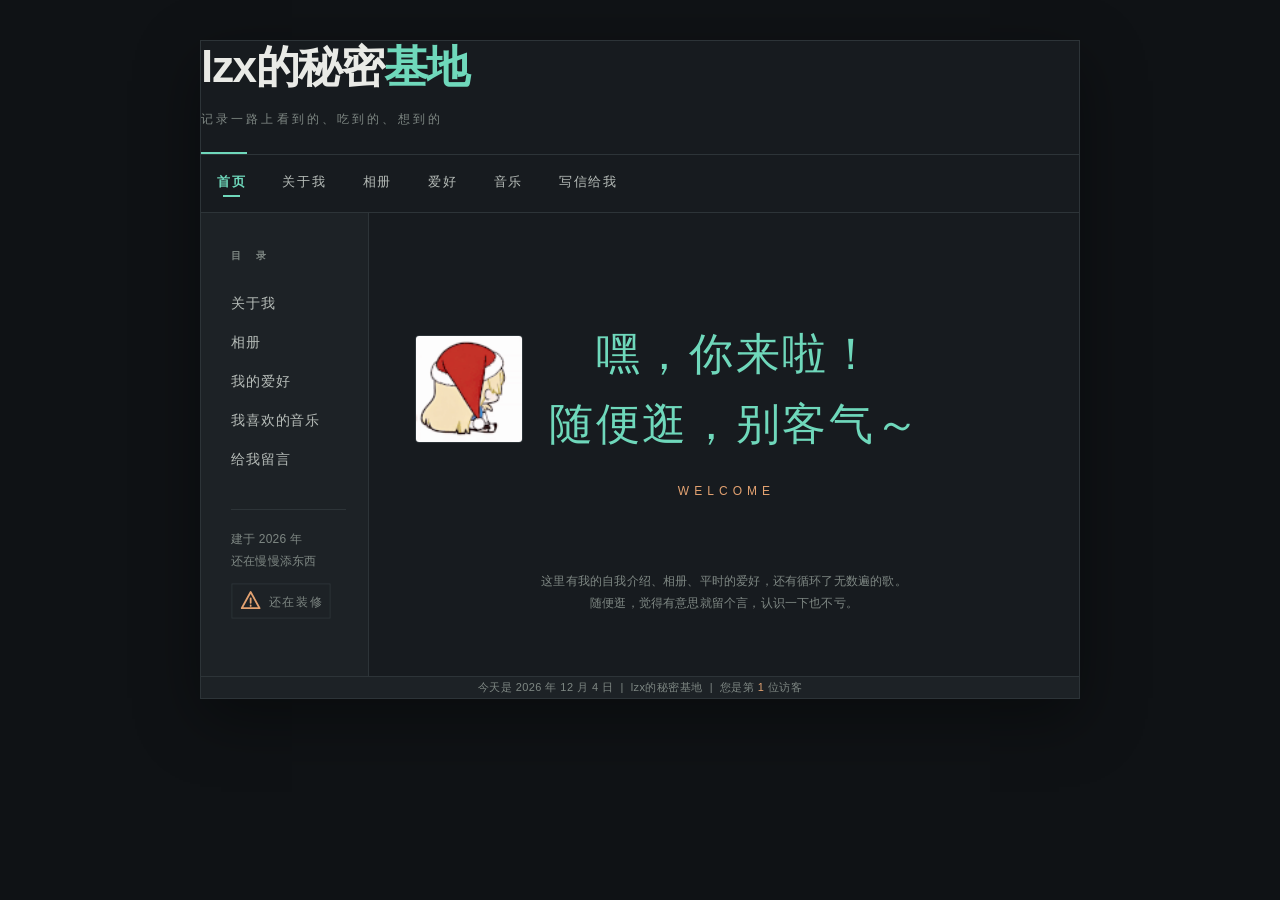
<file: index.html>
<!DOCTYPE html>
<html lang="zh-CN">
<head>
<meta charset="utf-8">
<meta name="viewport" content="width=device-width, initial-scale=1">
<title>lzx的秘密基地</title>
<link rel="icon" href="images/favicon.svg" type="image/svg+xml">
<link rel="stylesheet" href="css/style.css">
</head>
<body>

<table class="shell" width="880" border="0" cellspacing="0" cellpadding="0" align="center">
  <tr>
    <td class="masthead" colspan="2">
      <h1 class="brand">lzx的秘密<em>基地</em></h1>
      <p class="tagline">记录一路上看到的、吃到的、想到的</p>
      <div class="mast-rule"></div>
    </td>
  </tr>
  <tr>
    <td class="nav" colspan="2">
      <a href="index.html">首页</a>
      <a href="web/jianjie.htm">关于我</a>
      <a href="web/xiangce.htm">相册</a>
      <a href="web/aihao.htm">爱好</a>
      <a href="web/music.htm">音乐</a>
      <a href="mailto:U202615166@hust.edu.cn">写信给我</a>
    </td>
  </tr>
  <tr>
    <td class="side">
      <p class="side-label">目　录</p>
      <a href="web/jianjie.htm">关于我</a>
      <a href="web/xiangce.htm">相册</a>
      <a href="web/aihao.htm">我的爱好</a>
      <a href="web/music.htm">我喜欢的音乐</a>
      <a href="web/contact.htm">给我留言</a>
      <div class="side-note">
        建于 2026 年<br>
        还在慢慢添东西<br>
        <img src="images/under_construction.svg" alt="还在装修">
      </div>
    </td>
    <td class="content">
      <table class="inner" border="0" cellspacing="0" cellpadding="0">
        <tr>
          <td class="hello">
            <div class="hello-row">
              <img class="hello-avatar" src="images/avatar-santa.gif" alt="站长头像">
              <span>嘿，你来啦！<br>随便逛，别客气～</span>
            </div>
          </td>
        </tr>
        <tr>
          <td class="welcome">WELCOME</td>
        </tr>
      </table>
      <p class="small center" style="margin-top:34px">
        这里有我的自我介绍、相册、平时的爱好，还有循环了无数遍的歌。<br>
        随便逛，觉得有意思就留个言，认识一下也不亏。
      </p>
    </td>
  </tr>
  <tr>
    <td class="footer" colspan="2">
      今天是 <span id="today">2026 年 11 月 22 日</span>
      &nbsp;|&nbsp; lzx的秘密基地
      &nbsp;|&nbsp; 您是第 <span id="hits">1</span> 位访客
    </td>
  </tr>
</table>

<script src="js/main.js"></script>
</body>
</html>
</file>
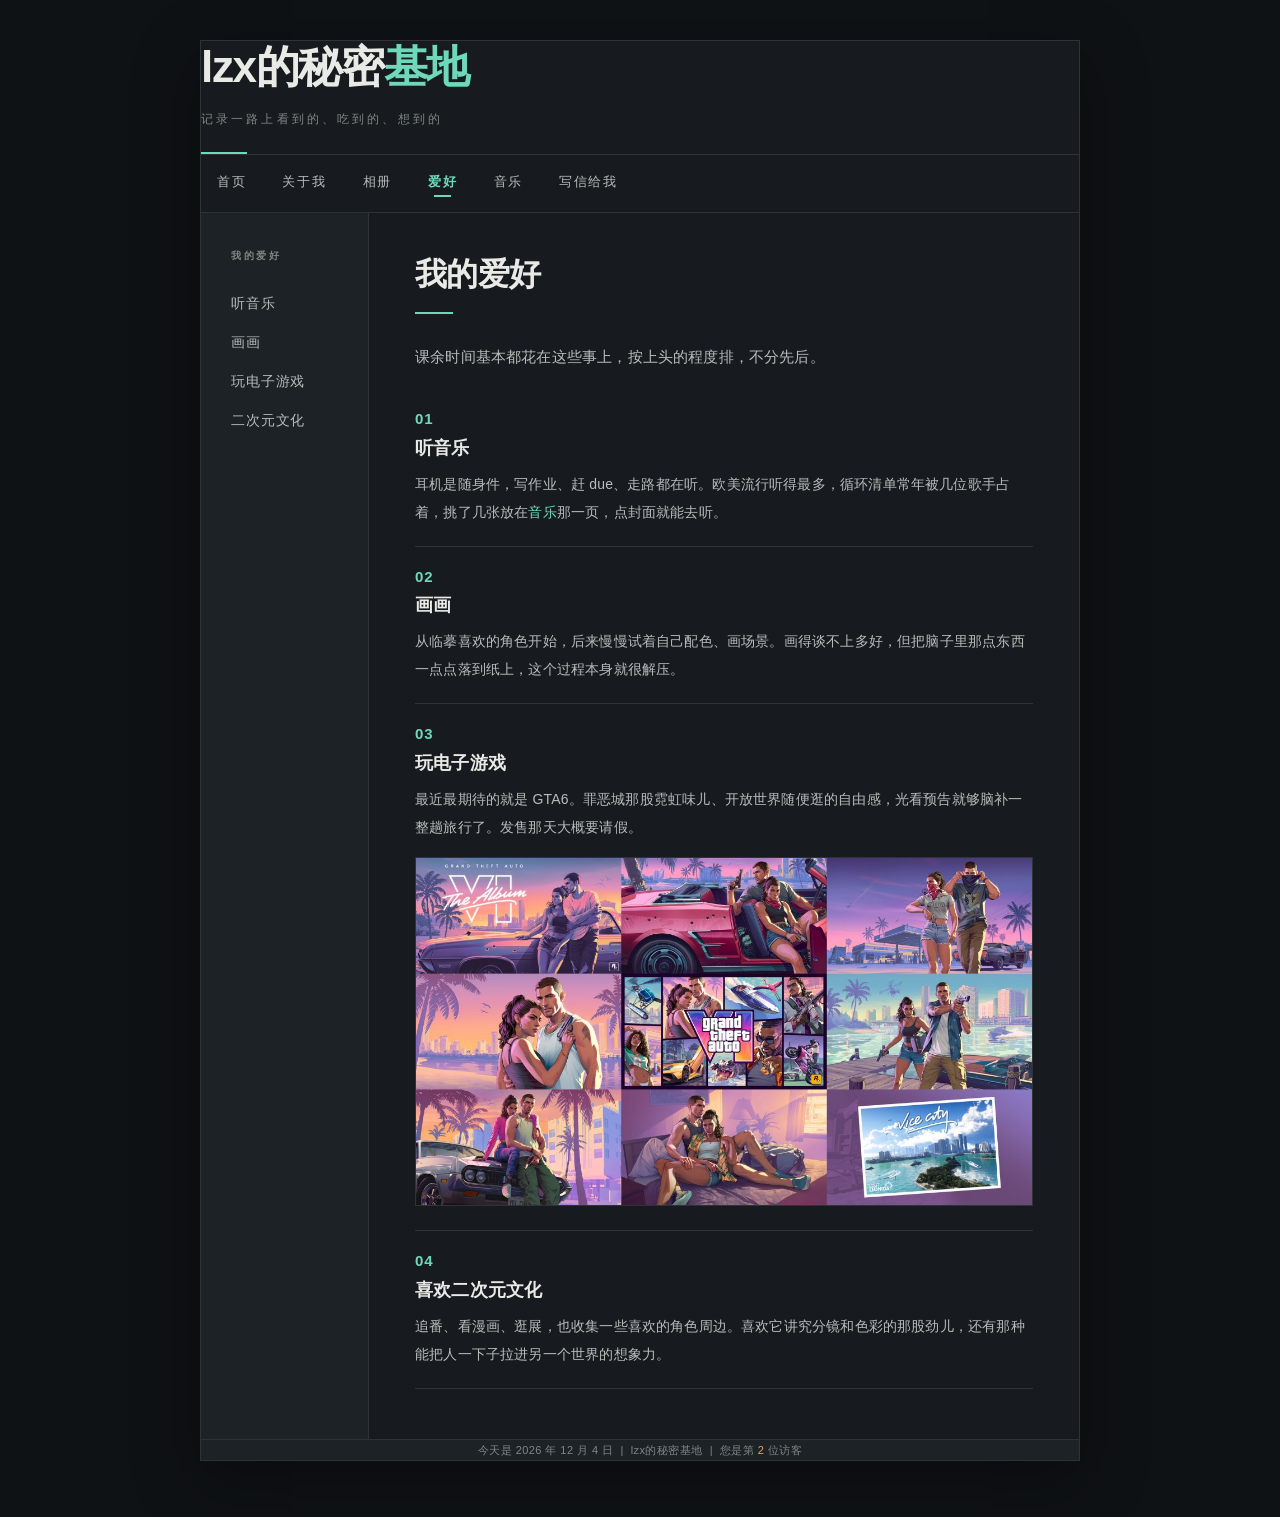
<file: aihao.html>
<!DOCTYPE html>
<html lang="zh-CN">
<head>
<meta charset="utf-8">
<meta name="viewport" content="width=device-width, initial-scale=1">
<title>lzx的秘密基地 · 跳转中</title>
<meta http-equiv="refresh" content="0;url=web/aihao.htm">
<style>
  html, body { height: 100%; margin: 0; }
  body {
    background: #0f1215; color: #e9eae6;
    font: 15px/1.8 "PingFang SC", "Hiragino Sans GB", "Microsoft YaHei", Helvetica, Arial, sans-serif;
    display: flex; align-items: center; justify-content: center; text-align: center; padding: 24px;
  }
  p { margin: 0; color: #b7bdb9; }
  a { color: #6fd8bb; text-decoration: none; border-bottom: 1px solid rgba(111, 216, 187, .45); }
  a:hover { border-bottom-color: #6fd8bb; }
  .tip { display: block; margin-top: 10px; font-size: 12px; letter-spacing: .18em; color: #7e8783; text-transform: uppercase; }
</style>
</head>
<body>
<p>正在前往「爱好」……<br>没跳过去就点<a href="web/aihao.htm">这里</a>。<span class="tip">lzx&rsquo;s base</span></p>
</body>
</html>
</file>
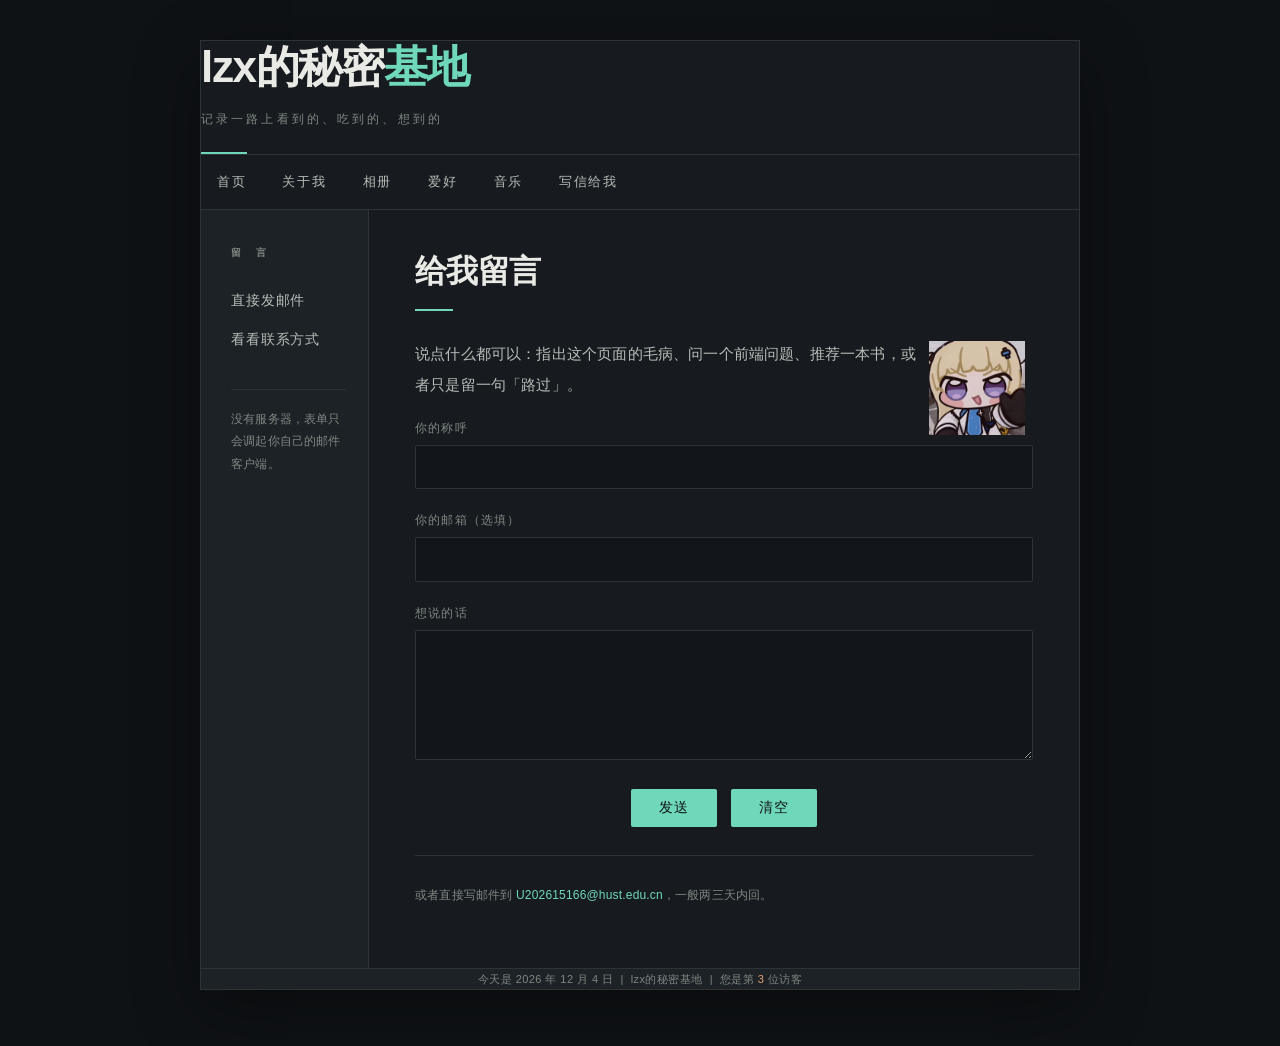
<file: contact.html>
<!DOCTYPE html>
<html lang="zh-CN">
<head>
<meta charset="utf-8">
<meta name="viewport" content="width=device-width, initial-scale=1">
<title>lzx的秘密基地 · 跳转中</title>
<meta http-equiv="refresh" content="0;url=web/contact.htm">
<style>
  html, body { height: 100%; margin: 0; }
  body {
    background: #0f1215; color: #e9eae6;
    font: 15px/1.8 "PingFang SC", "Hiragino Sans GB", "Microsoft YaHei", Helvetica, Arial, sans-serif;
    display: flex; align-items: center; justify-content: center; text-align: center; padding: 24px;
  }
  p { margin: 0; color: #b7bdb9; }
  a { color: #6fd8bb; text-decoration: none; border-bottom: 1px solid rgba(111, 216, 187, .45); }
  a:hover { border-bottom-color: #6fd8bb; }
  .tip { display: block; margin-top: 10px; font-size: 12px; letter-spacing: .18em; color: #7e8783; text-transform: uppercase; }
</style>
</head>
<body>
<p>正在前往「留言」……<br>没跳过去就点<a href="web/contact.htm">这里</a>。<span class="tip">lzx&rsquo;s base</span></p>
</body>
</html>
</file>
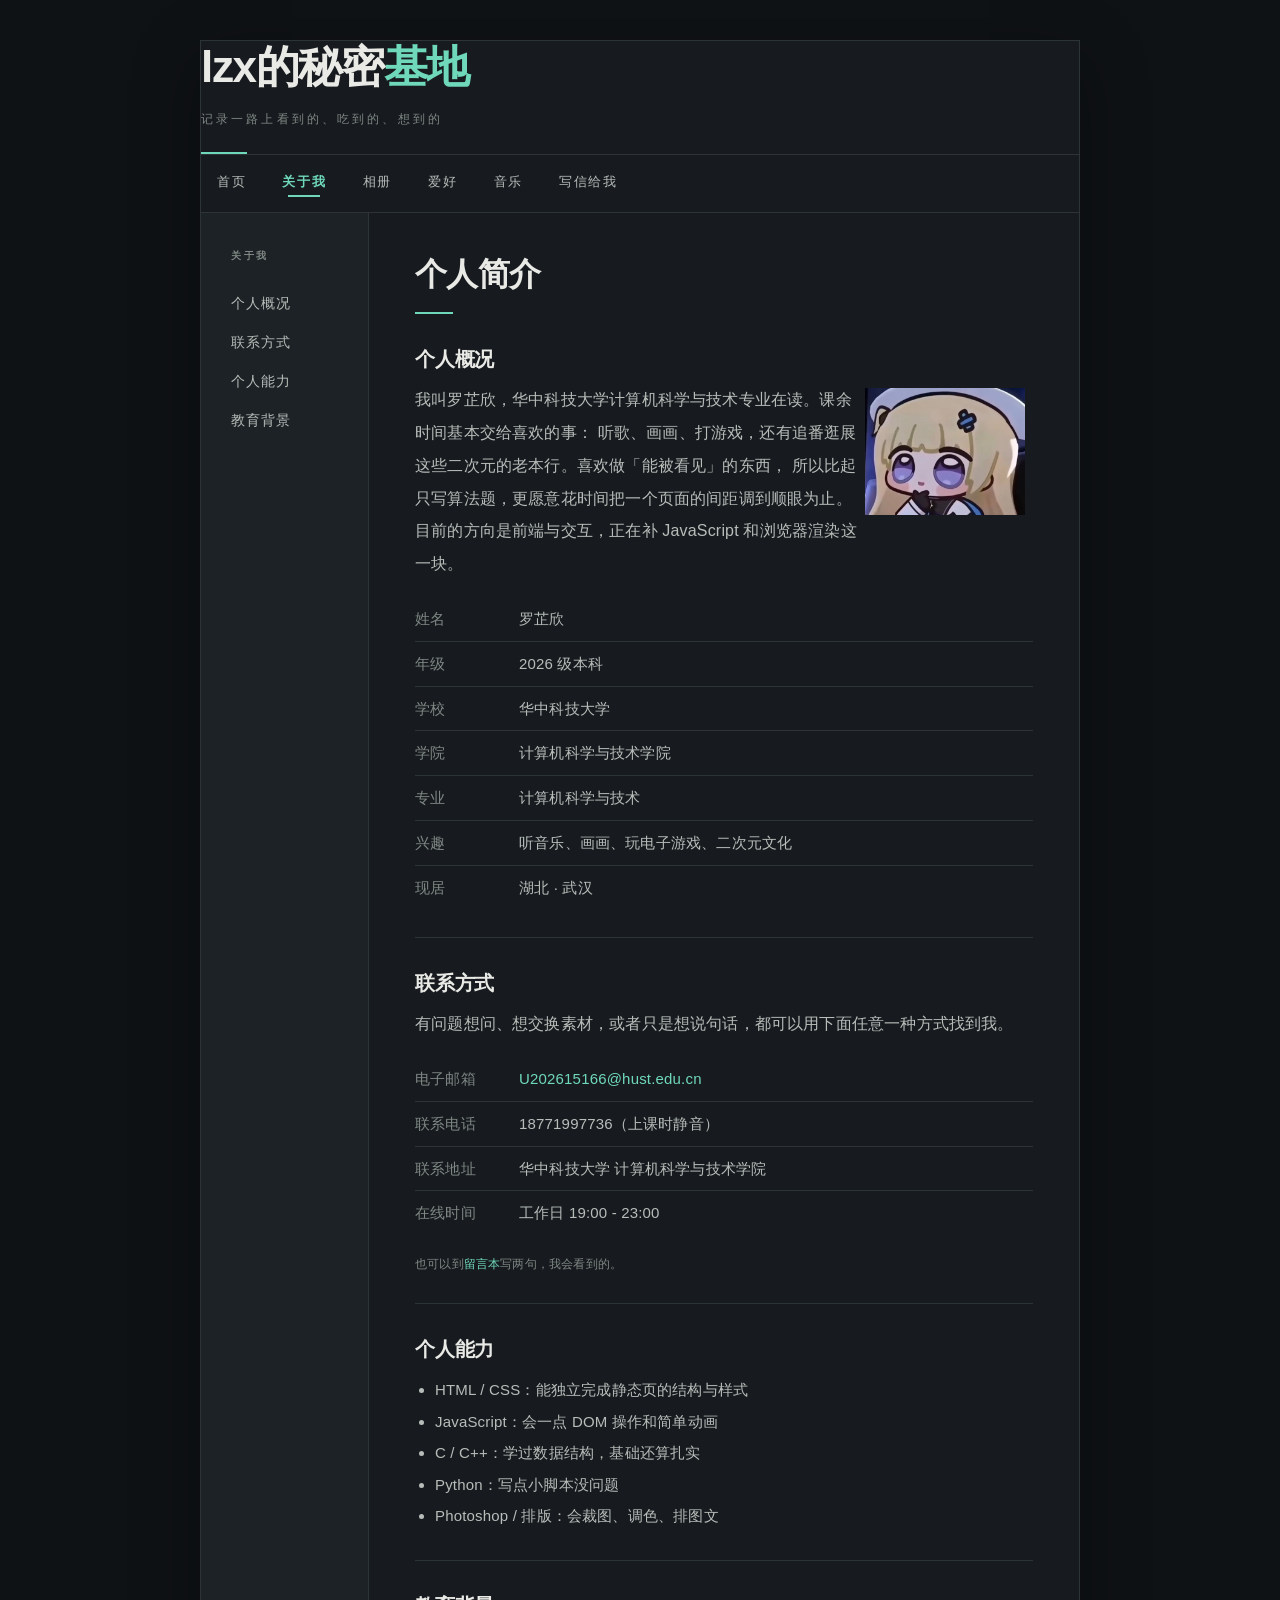
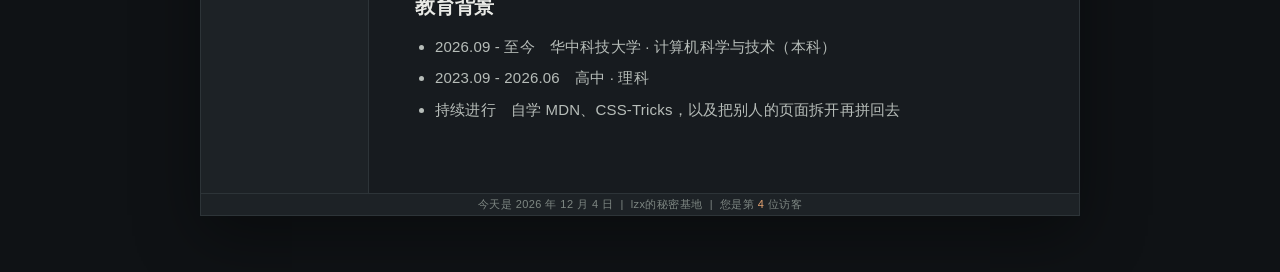
<file: jianjie.html>
<!DOCTYPE html>
<html lang="zh-CN">
<head>
<meta charset="utf-8">
<meta name="viewport" content="width=device-width, initial-scale=1">
<title>lzx的秘密基地 · 跳转中</title>
<meta http-equiv="refresh" content="0;url=web/jianjie.htm">
<style>
  html, body { height: 100%; margin: 0; }
  body {
    background: #0f1215; color: #e9eae6;
    font: 15px/1.8 "PingFang SC", "Hiragino Sans GB", "Microsoft YaHei", Helvetica, Arial, sans-serif;
    display: flex; align-items: center; justify-content: center; text-align: center; padding: 24px;
  }
  p { margin: 0; color: #b7bdb9; }
  a { color: #6fd8bb; text-decoration: none; border-bottom: 1px solid rgba(111, 216, 187, .45); }
  a:hover { border-bottom-color: #6fd8bb; }
  .tip { display: block; margin-top: 10px; font-size: 12px; letter-spacing: .18em; color: #7e8783; text-transform: uppercase; }
</style>
</head>
<body>
<p>正在前往「关于我」……<br>没跳过去就点<a href="web/jianjie.htm">这里</a>。<span class="tip">lzx&rsquo;s base</span></p>
</body>
</html>
</file>
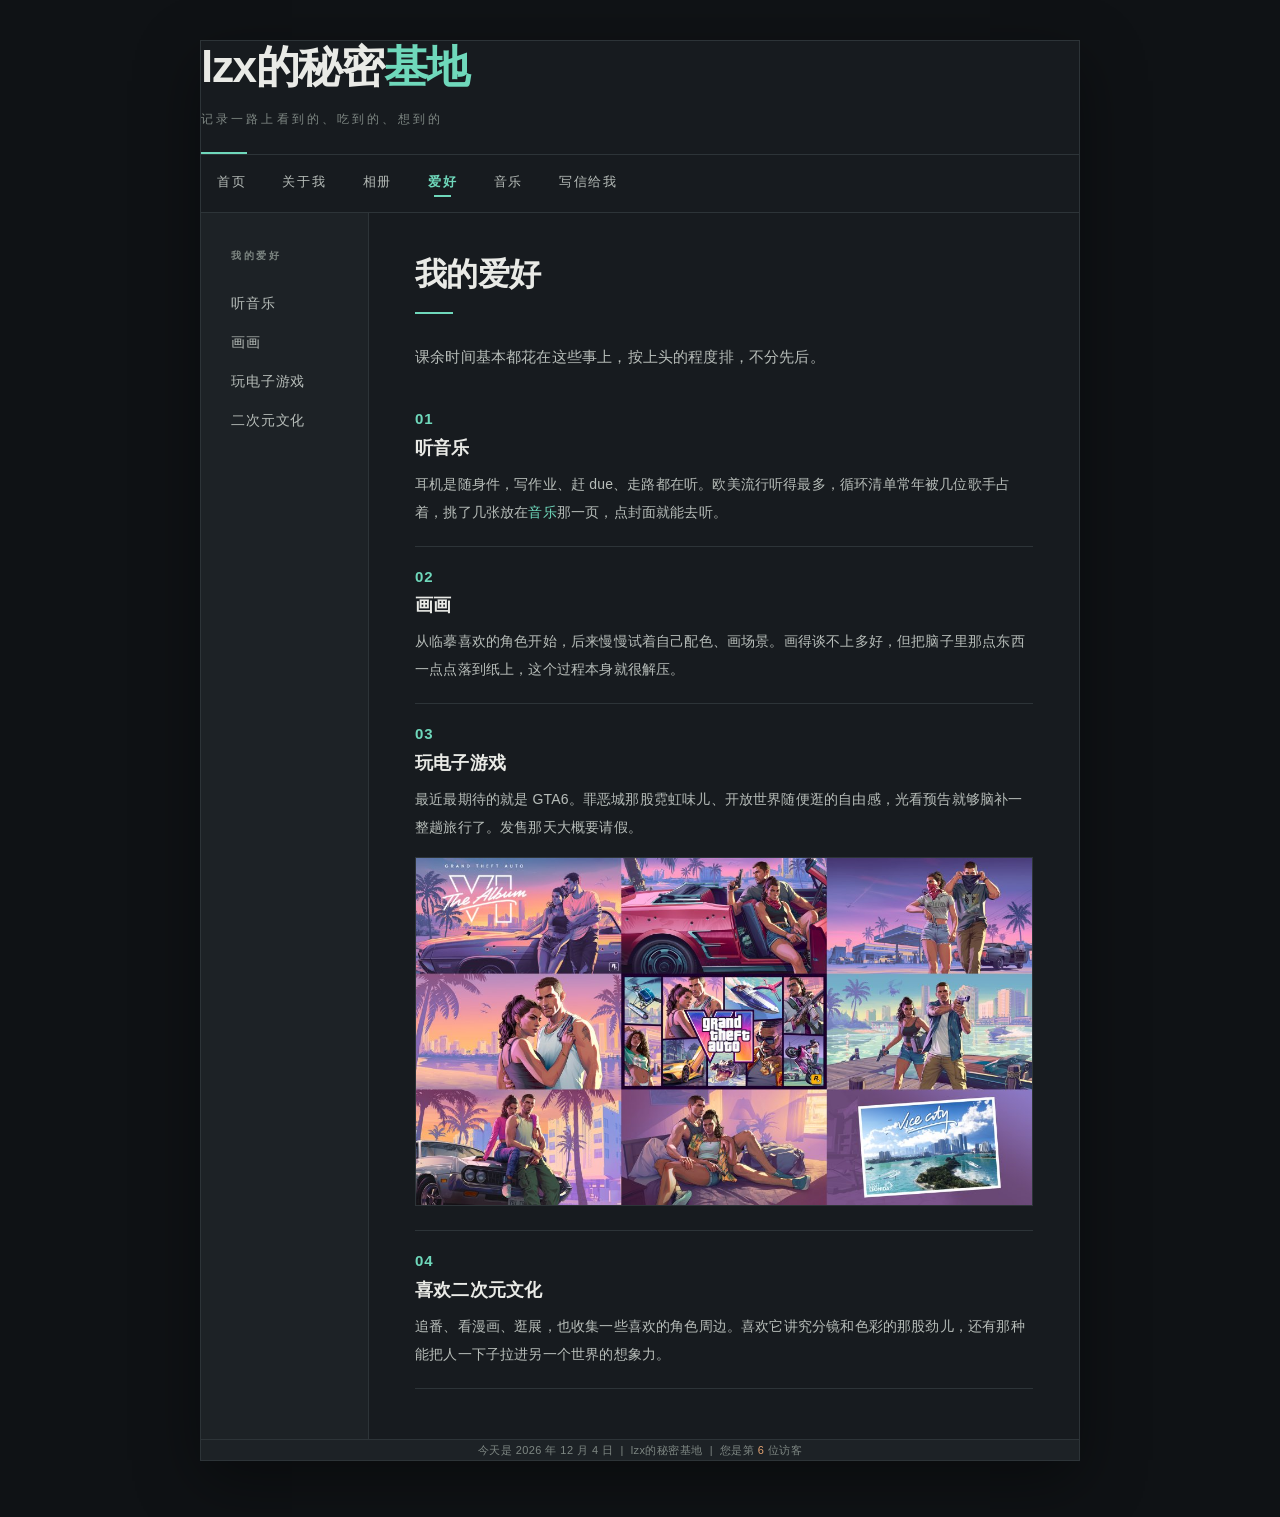
<file: web/aihao.htm>
<!DOCTYPE html>
<html lang="zh-CN">
<head>
<meta charset="utf-8">
<meta name="viewport" content="width=device-width, initial-scale=1">
<title>我的爱好 - lzx的秘密基地</title>
<link rel="icon" href="../images/favicon.svg" type="image/svg+xml">
<link rel="stylesheet" href="../css/style.css">
</head>
<body>

<table class="shell" width="880" height="200" border="0" cellspacing="0" cellpadding="0" align="center">
  <tr>
    <td class="masthead" colspan="2">
      <h1 class="brand">lzx的秘密<em>基地</em></h1>
      <p class="tagline">记录一路上看到的、吃到的、想到的</p>
      <div class="mast-rule"></div>
    </td>
  </tr>
  <tr>
    <td class="nav" colspan="2">
      <a href="../index.html">首页</a>
      <a href="jianjie.htm">关于我</a>
      <a href="xiangce.htm">相册</a>
      <a href="aihao.htm">爱好</a>
      <a href="music.htm">音乐</a>
      <a href="mailto:U202615166@hust.edu.cn">写信给我</a>
    </td>
  </tr>
  <tr>
    <td class="side">
      <p class="side-label">我的爱好</p>
      <a href="#1">听音乐</a>
      <a href="#2">画画</a>
      <a href="#3">玩电子游戏</a>
      <a href="#4">二次元文化</a>
    </td>
    <td class="content">

      <h1 class="title">我的爱好</h1>
      <p class="text">课余时间基本都花在这些事上，按上头的程度排，不分先后。</p>

      <div class="note" id="1">
        <span class="note-no">01</span>
        <h2>听音乐</h2>
        <p>耳机是随身件，写作业、赶 due、走路都在听。欧美流行听得最多，循环清单常年被几位歌手占着，挑了几张放在<a href="music.htm">音乐</a>那一页，点封面就能去听。</p>
      </div>

      <div class="note" id="2">
        <span class="note-no">02</span>
        <h2>画画</h2>
        <p>从临摹喜欢的角色开始，后来慢慢试着自己配色、画场景。画得谈不上多好，但把脑子里那点东西一点点落到纸上，这个过程本身就很解压。</p>
      </div>

      <div class="note" id="3">
        <span class="note-no">03</span>
        <h2>玩电子游戏</h2>
        <p>最近最期待的就是 GTA6。罪恶城那股霓虹味儿、开放世界随便逛的自由感，光看预告就够脑补一整趟旅行了。发售那天大概要请假。</p>
        <p class="center" style="margin:16px 0 4px">
          <img src="../images/gta6.jpg" alt="GTA6 官方美术图" style="width:100%;max-width:620px;border:1px solid var(--line)">
        </p>
      </div>

      <div class="note" id="4">
        <span class="note-no">04</span>
        <h2>喜欢二次元文化</h2>
        <p>追番、看漫画、逛展，也收集一些喜欢的角色周边。喜欢它讲究分镜和色彩的那股劲儿，还有那种能把人一下子拉进另一个世界的想象力。</p>
      </div>

    </td>
  </tr>
  <tr>
    <td class="footer" colspan="2">
      今天是 <span id="today">2026 年 11 月 22 日</span>
      &nbsp;|&nbsp; lzx的秘密基地
      &nbsp;|&nbsp; 您是第 <span id="hits">1</span> 位访客
    </td>
  </tr>
</table>

<script src="../js/main.js"></script>
</body>
</html>
</file>
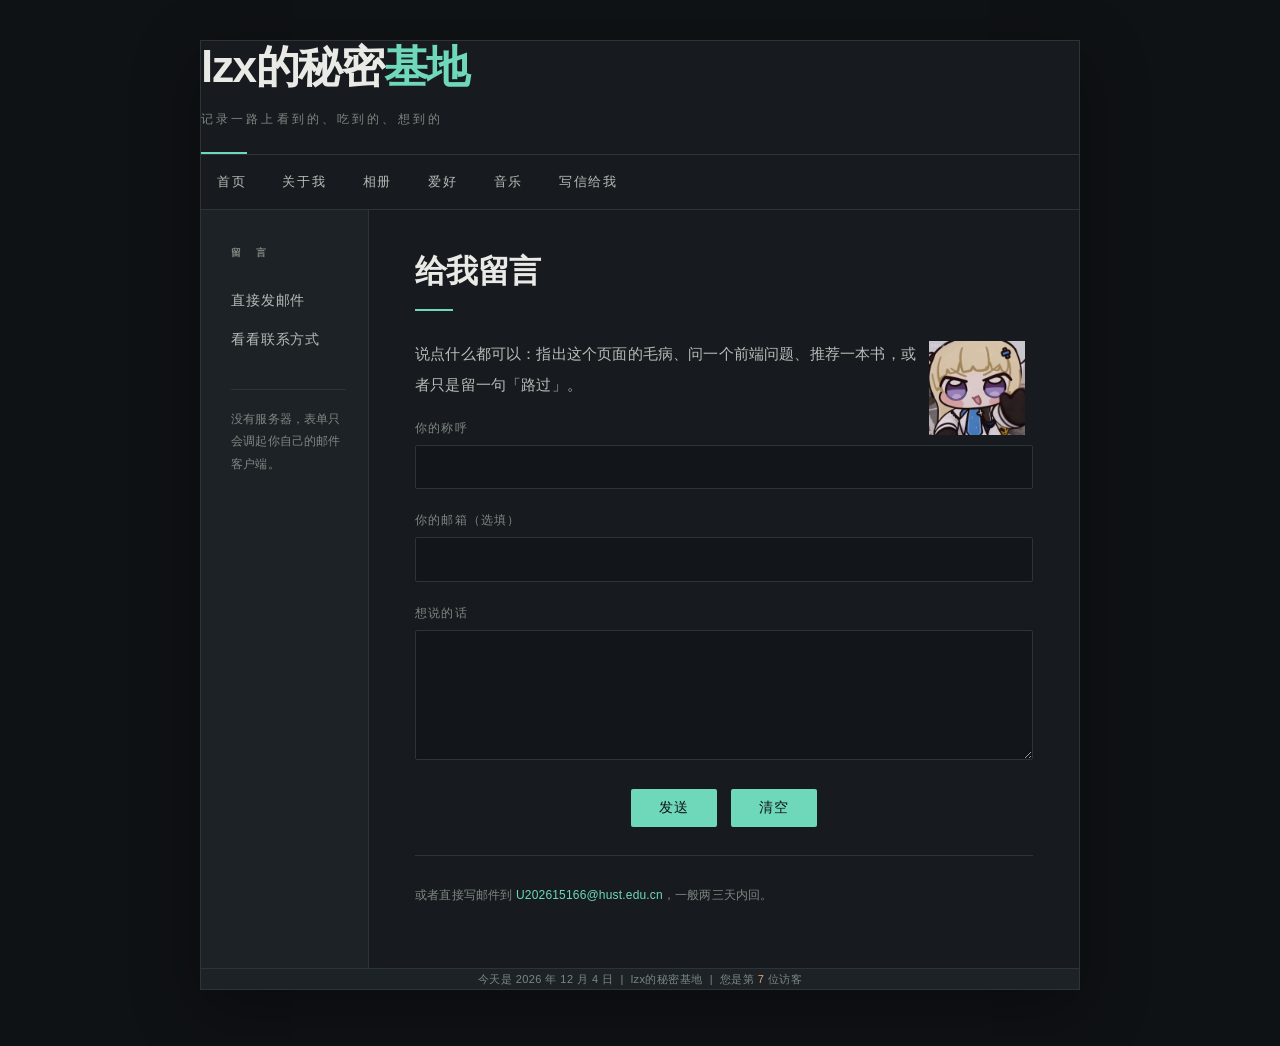
<file: web/contact.htm>
<!DOCTYPE html>
<html lang="zh-CN">
<head>
<meta charset="utf-8">
<meta name="viewport" content="width=device-width, initial-scale=1">
<title>给我留言 - lzx的秘密基地</title>
<link rel="icon" href="../images/favicon.svg" type="image/svg+xml">
<link rel="stylesheet" href="../css/style.css">
</head>
<body>

<table class="shell" width="880" height="200" border="0" cellspacing="0" cellpadding="0" align="center">
  <tr>
    <td class="masthead" colspan="2">
      <h1 class="brand">lzx的秘密<em>基地</em></h1>
      <p class="tagline">记录一路上看到的、吃到的、想到的</p>
      <div class="mast-rule"></div>
    </td>
  </tr>
  <tr>
    <td class="nav" colspan="2">
      <a href="../index.html">首页</a>
      <a href="jianjie.htm">关于我</a>
      <a href="xiangce.htm">相册</a>
      <a href="aihao.htm">爱好</a>
      <a href="music.htm">音乐</a>
      <a href="mailto:U202615166@hust.edu.cn">写信给我</a>
    </td>
  </tr>
  <tr>
    <td class="side">
      <p class="side-label">留　言</p>
      <a href="mailto:U202615166@hust.edu.cn">直接发邮件</a>
      <a href="jianjie.htm">看看联系方式</a>
      <div class="side-note">没有服务器，表单只会调起你自己的邮件客户端。</div>
    </td>
    <td class="content">

      <h1 class="title">给我留言</h1>
      <p class="text">
        <img src="../images/avatar-wave.jpg" alt="卡通形象：挥手打招呼" width="96" align="right" hspace="8" vspace="2">
        说点什么都可以：指出这个页面的毛病、问一个前端问题、推荐一本书，或者只是留一句「路过」。
      </p>

      <form action="mailto:U202615166@hust.edu.cn" method="post" enctype="text/plain">
        <div class="field">
          <label for="name">你的称呼</label>
          <input id="name" name="你的称呼" type="text" size="40">
        </div>
        <div class="field">
          <label for="email">你的邮箱（选填）</label>
          <input id="email" name="你的邮箱" type="text" size="40">
        </div>
        <div class="field">
          <label for="message">想说的话</label>
          <textarea id="message" name="想说的话"></textarea>
        </div>
        <p class="center">
          <button class="btn-old" type="submit">发送</button>
          &nbsp;
          <button class="btn-old" type="reset">清空</button>
        </p>
      </form>

      <div class="hr-dot"></div>
      <p class="small">或者直接写邮件到 <a href="mailto:U202615166@hust.edu.cn">U202615166@hust.edu.cn</a>，一般两三天内回。</p>

    </td>
  </tr>
  <tr>
    <td class="footer" colspan="2">
      今天是 <span id="today">2026 年 11 月 22 日</span>
      &nbsp;|&nbsp; lzx的秘密基地
      &nbsp;|&nbsp; 您是第 <span id="hits">1</span> 位访客
    </td>
  </tr>
</table>

<script src="../js/main.js"></script>
</body>
</html>
</file>
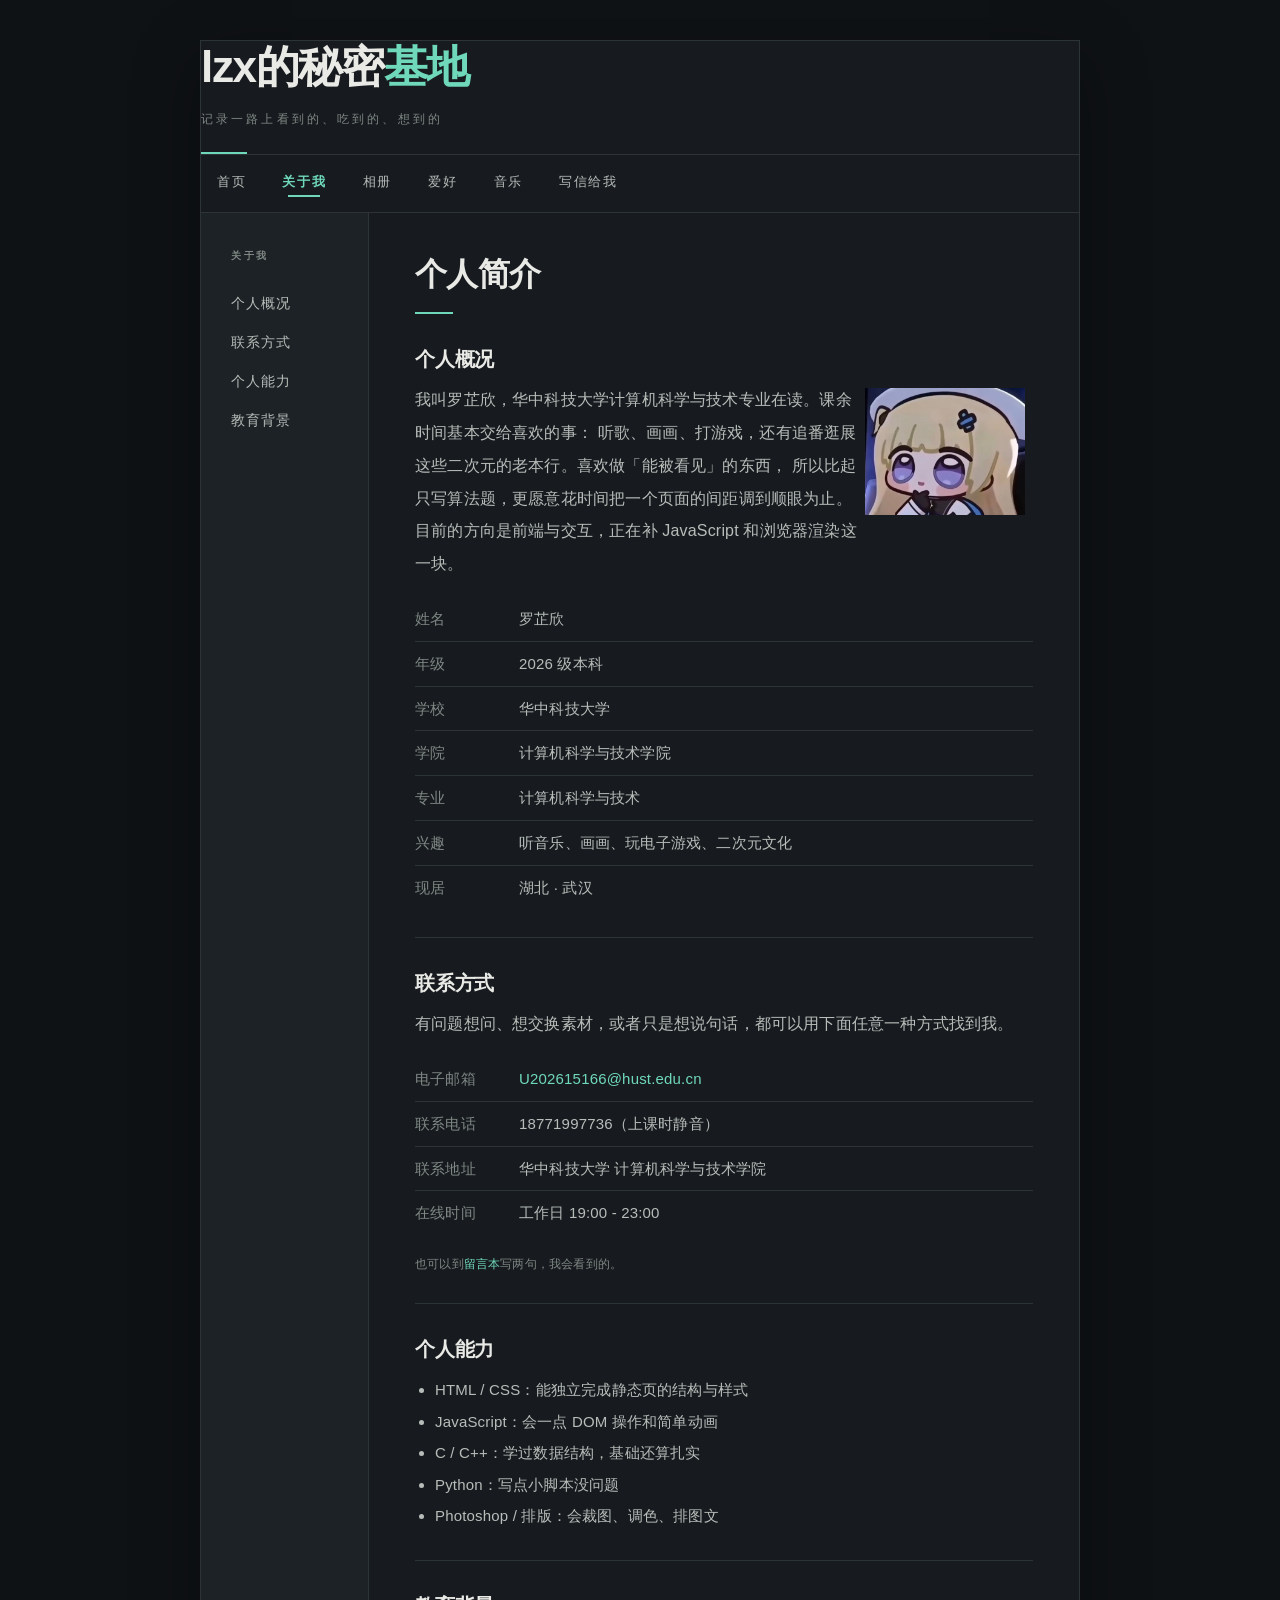
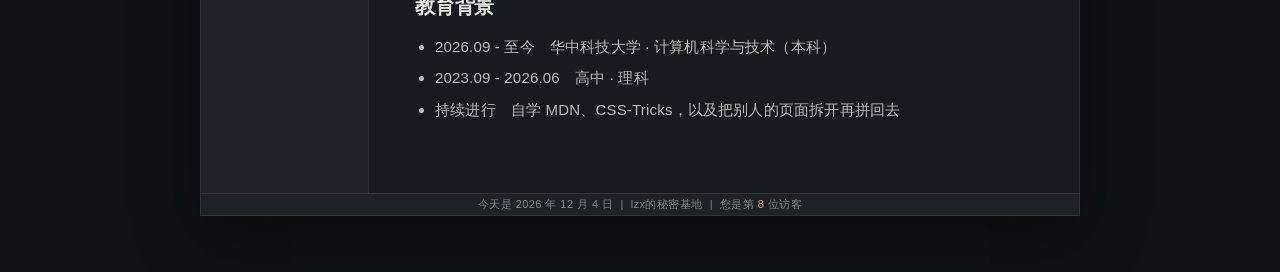
<file: web/jianjie.htm>
<!DOCTYPE html>
<html lang="zh-CN">
<head>
<meta charset="utf-8">
<meta name="viewport" content="width=device-width, initial-scale=1">
<title>关于我 - lzx的秘密基地</title>
<link rel="icon" href="../images/favicon.svg" type="image/svg+xml">
<link rel="stylesheet" href="../css/style.css">
</head>
<body>

<table class="shell" width="880" height="200" border="0" cellspacing="0" cellpadding="0" align="center">
  <tr>
    <td class="masthead" colspan="2">
      <h1 class="brand">lzx的秘密<em>基地</em></h1>
      <p class="tagline">记录一路上看到的、吃到的、想到的</p>
      <div class="mast-rule"></div>
    </td>
  </tr>
  <tr>
    <td class="nav" colspan="2">
      <a href="../index.html">首页</a>
      <a href="jianjie.htm">关于我</a>
      <a href="xiangce.htm">相册</a>
      <a href="aihao.htm">爱好</a>
      <a href="music.htm">音乐</a>
      <a href="mailto:U202615166@hust.edu.cn">写信给我</a>
    </td>
  </tr>
  <tr>
    <td class="side">
      <p class="side-label">关于我</p>
      <a href="#1">个人概况</a>
      <a href="#2">联系方式</a>
      <a href="#3">个人能力</a>
      <a href="#4">教育背景</a>
    </td>
    <td class="content">

      <h1 class="title">个人简介</h1>

      <a name="1" id="1"></a>
      <h2 class="sub">个人概况</h2>
      <p class="bigtext">
        <img src="../images/avatar-smile.jpg" alt="我的卡通形象：捂嘴笑的女孩" width="160" align="right" hspace="8" vspace="4">
        我叫罗芷欣，华中科技大学计算机科学与技术专业在读。课余时间基本交给喜欢的事：
        听歌、画画、打游戏，还有追番逛展这些二次元的老本行。喜欢做「能被看见」的东西，
        所以比起只写算法题，更愿意花时间把一个页面的间距调到顺眼为止。
        目前的方向是前端与交互，正在补 JavaScript 和浏览器渲染这一块。
      </p>
      <dl class="info">
        <div><dt>姓名</dt><dd>罗芷欣</dd></div>
        <div><dt>年级</dt><dd>2026 级本科</dd></div>
        <div><dt>学校</dt><dd>华中科技大学</dd></div>
        <div><dt>学院</dt><dd>计算机科学与技术学院</dd></div>
        <div><dt>专业</dt><dd>计算机科学与技术</dd></div>
        <div><dt>兴趣</dt><dd>听音乐、画画、玩电子游戏、二次元文化</dd></div>
        <div><dt>现居</dt><dd>湖北 · 武汉</dd></div>
      </dl>

      <div class="hr-dot"></div>

      <a name="2" id="2"></a>
      <h2 class="sub">联系方式</h2>
      <p class="bigtext">有问题想问、想交换素材，或者只是想说句话，都可以用下面任意一种方式找到我。</p>
      <dl class="info">
        <div><dt>电子邮箱</dt><dd><a href="mailto:U202615166@hust.edu.cn">U202615166@hust.edu.cn</a></dd></div>
        <div><dt>联系电话</dt><dd>18771997736（上课时静音）</dd></div>
        <div><dt>联系地址</dt><dd>华中科技大学 计算机科学与技术学院</dd></div>
        <div><dt>在线时间</dt><dd>工作日 19:00 - 23:00</dd></div>
      </dl>
      <p class="small">也可以到<a href="contact.htm">留言本</a>写两句，我会看到的。</p>

      <div class="hr-dot"></div>

      <a name="3" id="3"></a>
      <h2 class="sub">个人能力</h2>
      <ul class="plain">
        <li>HTML / CSS：能独立完成静态页的结构与样式</li>
        <li>JavaScript：会一点 DOM 操作和简单动画</li>
        <li>C / C++：学过数据结构，基础还算扎实</li>
        <li>Python：写点小脚本没问题</li>
        <li>Photoshop / 排版：会裁图、调色、排图文</li>
      </ul>

      <div class="hr-dot"></div>

      <a name="4" id="4"></a>
      <h2 class="sub">教育背景</h2>
      <ul class="plain">
        <li>2026.09 - 至今　华中科技大学 · 计算机科学与技术（本科）</li>
        <li>2023.09 - 2026.06　高中 · 理科</li>
        <li>持续进行　自学 MDN、CSS-Tricks，以及把别人的页面拆开再拼回去</li>
      </ul>

    </td>
  </tr>
  <tr>
    <td class="footer" colspan="2">
      今天是 <span id="today">2026 年 11 月 22 日</span>
      &nbsp;|&nbsp; lzx的秘密基地
      &nbsp;|&nbsp; 您是第 <span id="hits">1</span> 位访客
    </td>
  </tr>
</table>

<script src="../js/main.js"></script>
</body>
</html>
</file>
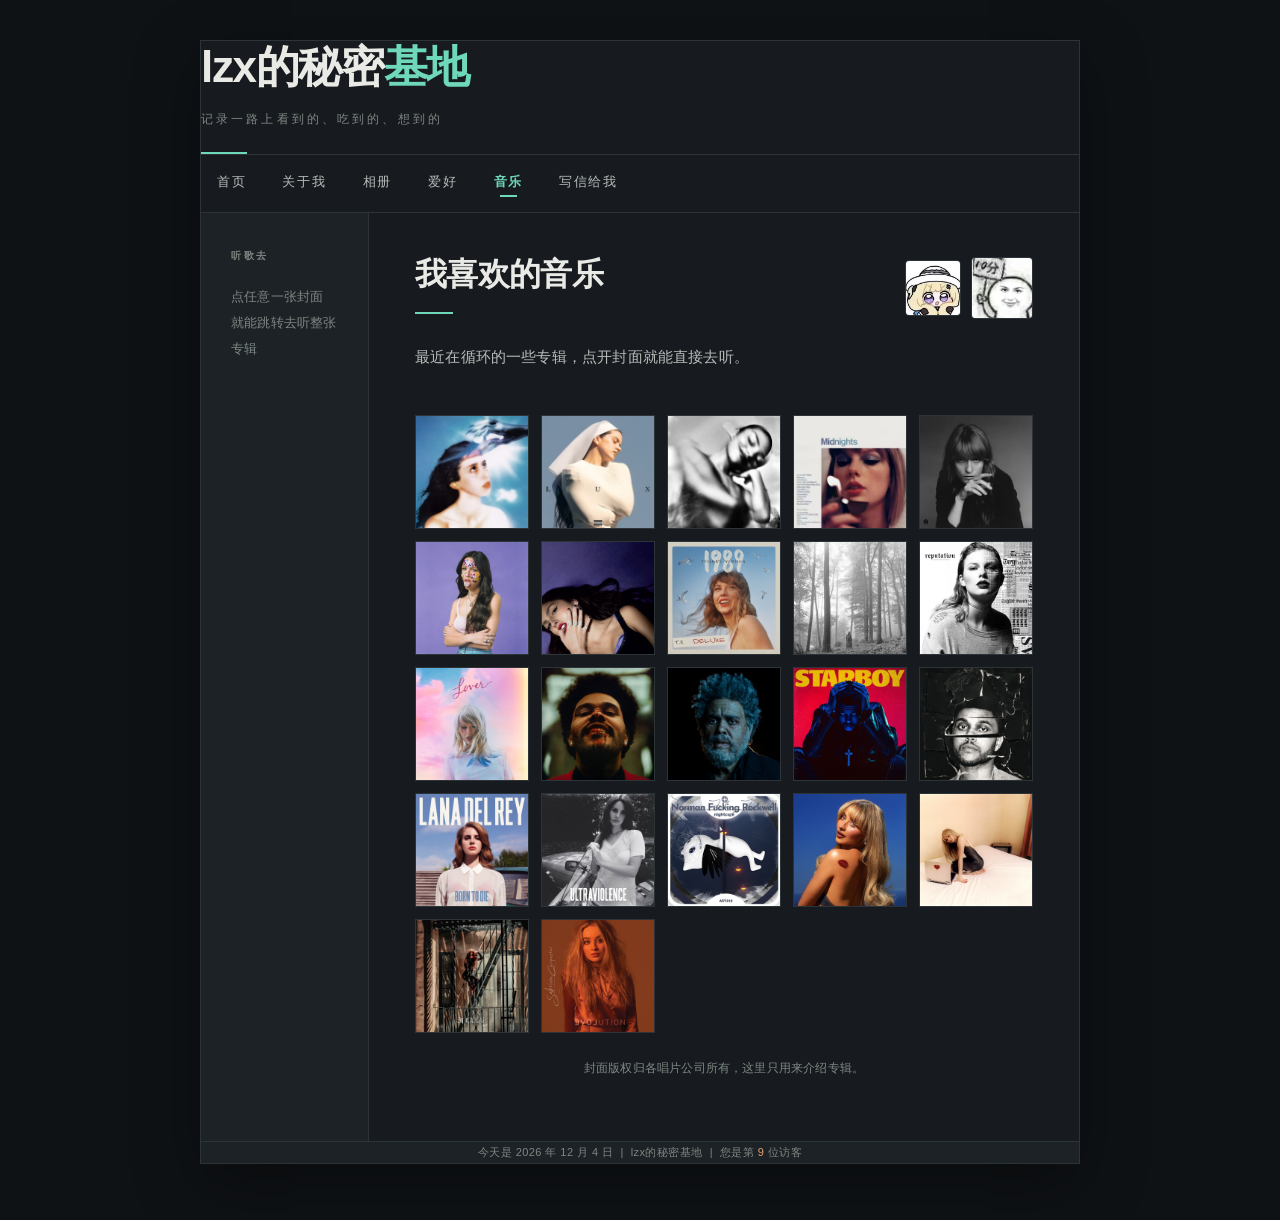
<file: web/music.htm>
<!DOCTYPE html>
<html lang="zh-CN">
<head>
<meta charset="utf-8">
<meta name="viewport" content="width=device-width, initial-scale=1">
<title>我喜欢的音乐 - lzx的秘密基地</title>
<link rel="icon" href="../images/favicon.svg" type="image/svg+xml">
<link rel="stylesheet" href="../css/style.css">
</head>
<body>

<table class="shell" width="880" height="200" border="0" cellspacing="0" cellpadding="0" align="center">
  <tr>
    <td class="masthead" colspan="2">
      <h1 class="brand">lzx的秘密<em>基地</em></h1>
      <p class="tagline">记录一路上看到的、吃到的、想到的</p>
      <div class="mast-rule"></div>
    </td>
  </tr>
  <tr>
    <td class="nav" colspan="2">
      <a href="../index.html">首页</a>
      <a href="jianjie.htm">关于我</a>
      <a href="xiangce.htm">相册</a>
      <a href="aihao.htm">爱好</a>
      <a href="music.htm">音乐</a>
      <a href="mailto:U202615166@hust.edu.cn">写信给我</a>
    </td>
  </tr>
  <tr>
    <td class="side">
      <p class="side-label">听歌去</p>
      <p class="side-hint">点任意一张封面<br>就能跳转去听整张专辑</p>
    </td>
    <td class="content">

      <div class="title-with-emoji">
        <div>
          <h1 class="title">我喜欢的音乐</h1>
          <p class="text">最近在循环的一些专辑，点开封面就能直接去听。</p>
        </div>
        <div class="title-emoji">
          <img src="../images/avatar-shy.jpg" alt="听歌听到入神">
          <img src="../images/avatar-10.jpg" alt="十分满分">
        </div>
      </div>

      <div class="cover-wall">
        <a class="cover" href="https://music.163.com/#/search/m/?s=Imaginal%20Disk%20Magdalena%20Bay" target="_blank" rel="noopener" title="Imaginal Disk — Magdalena Bay（点击去听）"><img src="../images/music/recent-1.jpg" alt="Imaginal Disk 专辑封面"><span class="cover-play">▶</span></a>
        <a class="cover" href="https://music.163.com/#/search/m/?s=LUX%20ROSALIA" target="_blank" rel="noopener" title="LUX — ROSALÍA（点击去听）"><img src="../images/music/recent-2.jpg" alt="LUX 专辑封面"><span class="cover-play">▶</span></a>
        <a class="cover" href="https://music.163.com/#/search/m/?s=The%20Art%20of%20Loving%20Olivia%20Dean" target="_blank" rel="noopener" title="The Art of Loving — Olivia Dean（点击去听）"><img src="../images/music/recent-3.jpg" alt="The Art of Loving 专辑封面"><span class="cover-play">▶</span></a>
        <a class="cover" href="https://music.163.com/#/search/m/?s=Midnights%20Taylor%20Swift" target="_blank" rel="noopener" title="Midnights — Taylor Swift（点击去听）"><img src="../images/music/recent-4.jpg" alt="Midnights 专辑封面"><span class="cover-play">▶</span></a>
        <a class="cover" href="https://music.163.com/#/search/m/?s=How%20Big%20How%20Blue%20How%20Beautiful%20Florence%20The%20Machine" target="_blank" rel="noopener" title="How Big, How Blue, How Beautiful — Florence + The Machine（点击去听）"><img src="../images/music/recent-5.jpg" alt="How Big, How Blue, How Beautiful 专辑封面"><span class="cover-play">▶</span></a>

        <a class="cover" href="https://music.163.com/#/search/m/?s=SOUR%20Olivia%20Rodrigo" target="_blank" rel="noopener" title="SOUR — Olivia Rodrigo（点击去听）"><img src="../images/music/olivia-1.jpg" alt="SOUR 专辑封面"><span class="cover-play">▶</span></a>
        <a class="cover" href="https://music.163.com/#/search/m/?s=GUTS%20Olivia%20Rodrigo" target="_blank" rel="noopener" title="GUTS — Olivia Rodrigo（点击去听）"><img src="../images/music/olivia-2.jpg" alt="GUTS 专辑封面"><span class="cover-play">▶</span></a>
        <a class="cover" href="https://music.163.com/#/search/m/?s=1989%20Taylor%20Swift" target="_blank" rel="noopener" title="1989 — Taylor Swift（点击去听）"><img src="../images/music/taylor-1.jpg" alt="1989 专辑封面"><span class="cover-play">▶</span></a>
        <a class="cover" href="https://music.163.com/#/search/m/?s=folklore%20Taylor%20Swift" target="_blank" rel="noopener" title="folklore — Taylor Swift（点击去听）"><img src="../images/music/taylor-2.jpg" alt="folklore 专辑封面"><span class="cover-play">▶</span></a>
        <a class="cover" href="https://music.163.com/#/search/m/?s=reputation%20Taylor%20Swift" target="_blank" rel="noopener" title="reputation — Taylor Swift（点击去听）"><img src="../images/music/taylor-3.jpg" alt="reputation 专辑封面"><span class="cover-play">▶</span></a>

        <a class="cover" href="https://music.163.com/#/search/m/?s=Lover%20Taylor%20Swift" target="_blank" rel="noopener" title="Lover — Taylor Swift（点击去听）"><img src="../images/music/taylor-4.jpg" alt="Lover 专辑封面"><span class="cover-play">▶</span></a>
        <a class="cover" href="https://music.163.com/#/search/m/?s=After%20Hours%20The%20Weeknd" target="_blank" rel="noopener" title="After Hours — The Weeknd（点击去听）"><img src="../images/music/weeknd-1.jpg" alt="After Hours 专辑封面"><span class="cover-play">▶</span></a>
        <a class="cover" href="https://music.163.com/#/search/m/?s=Dawn%20FM%20The%20Weeknd" target="_blank" rel="noopener" title="Dawn FM — The Weeknd（点击去听）"><img src="../images/music/weeknd-2.jpg" alt="Dawn FM 专辑封面"><span class="cover-play">▶</span></a>
        <a class="cover" href="https://music.163.com/#/search/m/?s=Starboy%20The%20Weeknd" target="_blank" rel="noopener" title="Starboy — The Weeknd（点击去听）"><img src="../images/music/weeknd-3.jpg" alt="Starboy 专辑封面"><span class="cover-play">▶</span></a>
        <a class="cover" href="https://music.163.com/#/search/m/?s=Beauty%20Behind%20the%20Madness%20The%20Weeknd" target="_blank" rel="noopener" title="Beauty Behind the Madness — The Weeknd（点击去听）"><img src="../images/music/weeknd-4.jpg" alt="Beauty Behind the Madness 专辑封面"><span class="cover-play">▶</span></a>

        <a class="cover" href="https://music.163.com/#/search/m/?s=Born%20to%20Die%20Lana%20Del%20Rey" target="_blank" rel="noopener" title="Born to Die — Lana Del Rey（点击去听）"><img src="../images/music/lana-1.jpg" alt="Born to Die 专辑封面"><span class="cover-play">▶</span></a>
        <a class="cover" href="https://music.163.com/#/search/m/?s=Ultraviolence%20Lana%20Del%20Rey" target="_blank" rel="noopener" title="Ultraviolence — Lana Del Rey（点击去听）"><img src="../images/music/lana-2.jpg" alt="Ultraviolence 专辑封面"><span class="cover-play">▶</span></a>
        <a class="cover" href="https://music.163.com/#/search/m/?s=Norman%20Fucking%20Rockwell%20Lana%20Del%20Rey" target="_blank" rel="noopener" title="Norman Fucking Rockwell — Lana Del Rey（点击去听）"><img src="../images/music/lana-3.jpg" alt="Norman Fucking Rockwell 专辑封面"><span class="cover-play">▶</span></a>
        <a class="cover" href="https://music.163.com/#/search/m/?s=Short%20n%20Sweet%20Sabrina%20Carpenter" target="_blank" rel="noopener" title="Short n' Sweet — Sabrina Carpenter（点击去听）"><img src="../images/music/sabrina-1.jpg" alt="Short n' Sweet 专辑封面"><span class="cover-play">▶</span></a>
        <a class="cover" href="https://music.163.com/#/search/m/?s=emails%20i%20cant%20send%20Sabrina%20Carpenter" target="_blank" rel="noopener" title="emails i can't send — Sabrina Carpenter（点击去听）"><img src="../images/music/sabrina-2.jpg" alt="emails i can't send 专辑封面"><span class="cover-play">▶</span></a>

        <a class="cover" href="https://music.163.com/#/search/m/?s=Singular%20Act%20II%20Sabrina%20Carpenter" target="_blank" rel="noopener" title="Singular Act II — Sabrina Carpenter（点击去听）"><img src="../images/music/sabrina-3.jpg" alt="Singular Act II 专辑封面"><span class="cover-play">▶</span></a>
        <a class="cover" href="https://music.163.com/#/search/m/?s=EVOLution%20Sabrina%20Carpenter" target="_blank" rel="noopener" title="EVOLution — Sabrina Carpenter（点击去听）"><img src="../images/music/sabrina-4.jpg" alt="EVOLution 专辑封面"><span class="cover-play">▶</span></a>
      </div>

      <p class="small center" style="margin-top:24px;clear:both">
        封面版权归各唱片公司所有，这里只用来介绍专辑。
      </p>

    </td>
  </tr>
  <tr>
    <td class="footer" colspan="2">
      今天是 <span id="today">2026 年 11 月 22 日</span>
      &nbsp;|&nbsp; lzx的秘密基地
      &nbsp;|&nbsp; 您是第 <span id="hits">1</span> 位访客
    </td>
  </tr>
</table>

<script src="../js/main.js"></script>
</body>
</html>
</file>
<file: css/style.css>
/* lzx的秘密基地 · 样式表
   深色底、暖白字、薄荷绿与一点琥珀色。无衬线，靠字重和字距做层次。 */

:root {
  --desk: #0f1215;       /* 桌面背景 */
  --paper: #171b1f;      /* 内容卡片 */
  --card: #1d2226;       /* 侧栏 / 页脚 */
  --ink: #e9eae6;        /* 主文字 */
  --ink-soft: #b7bdb9;   /* 次要文字 */
  --muted: #7e8783;      /* 辅助文字 */
  --green: #6fd8bb;      /* 主点缀：薄荷绿 */
  --green-soft: #192420; /* 图片占位底色 */
  --orange: #e3a271;     /* 次点缀：琥珀 */
  --line: #2d3438;       /* 细分隔线 */
  --sans: "PingFang SC", "Hiragino Sans GB", "Microsoft YaHei", "Helvetica Neue", Helvetica, Arial, sans-serif;
}

* { box-sizing: border-box; }
html, body { margin: 0; padding: 0; }
body {
  background: var(--desk);
  color: var(--ink);
  font: 15px/1.85 var(--sans);
  letter-spacing: .012em;
  padding: 40px 16px 56px;
  -webkit-font-smoothing: antialiased;
  -moz-osx-font-smoothing: grayscale;
}
img { border: 0; vertical-align: middle; max-width: 100%; }
a { color: var(--green); text-decoration: none; }
a:hover { color: var(--orange); }

/* ---------- 卡片容器 ---------- */
table.shell {
  width: 880px;
  margin: 0 auto;
  background: var(--paper);
  border: 1px solid var(--line);
  box-shadow: 0 20px 60px rgba(0, 0, 0, .38);
  border-collapse: collapse;
  text-align: left;
}
table.shell td { padding: 0; vertical-align: top; }

/* ---------- 页头：纯文字 ---------- */
td.masthead { padding: 46px 48px 30px; border-bottom: 1px solid var(--line); }
.brand {
  font: 600 44px/1.2 var(--sans);
  letter-spacing: -.03em;
  color: var(--ink);
  margin: 0;
}
.brand em { font-style: normal; color: var(--green); }
.tagline {
  font-size: 12px;
  color: var(--muted);
  letter-spacing: .26em;
  text-transform: uppercase;
  margin: 14px 0 0;
}
.mast-rule { width: 46px; height: 2px; background: var(--green); margin-top: 22px; }

/* ---------- 导航 ---------- */
td.nav { border-bottom: 1px solid var(--line); padding: 0 36px; }
td.nav a {
  display: inline-block;
  color: var(--ink-soft);
  font-size: 13px;
  letter-spacing: .12em;
  padding: 15px 16px;
}
td.nav a:hover { color: var(--green); }
td.nav a.cur { color: var(--green); font-weight: 600; }
td.nav a.cur::after {
  content: ""; display: block;
  height: 2px; background: var(--green);
  margin: 1px 6px 0;
}

/* ---------- 左栏 ---------- */
td.side {
  width: 168px;
  background: var(--card);
  border-right: 1px solid var(--line);
  padding: 34px 22px 46px 30px !important;
}
.side-label {
  font-size: 10px; letter-spacing: .26em;
  color: var(--muted); font-weight: 600;
  text-transform: uppercase;
  margin: 0 0 18px;
}
td.side a {
  display: block;
  color: var(--ink-soft);
  font-size: 14px; line-height: 1.5;
  letter-spacing: .06em;
  padding: 9px 0;
}
td.side a:hover { color: var(--green); }
td.side a.cur { color: var(--green); font-weight: 600; }
.side-note {
  font-size: 12px; color: var(--muted); line-height: 1.9;
  margin-top: 30px; padding-top: 18px;
  border-top: 1px solid var(--line);
}
.side-note img { width: 100px; height: auto; margin-top: 10px; }
.side-avatar { width: 76px !important; height: 76px !important; display: block; margin-top: 8px; }

/* ---------- 内容区 ---------- */
td.content { padding: 40px 46px 50px !important; }
h1.title {
  font: 600 32px/1.35 var(--sans);
  letter-spacing: -.02em;
  color: var(--ink);
  margin: 0 0 8px;
}
h1.title::after {
  content: ""; display: block;
  width: 38px; height: 2px; background: var(--green);
  margin: 16px 0 28px;
}
h2.sub {
  font: 600 20px/1.5 var(--sans);
  letter-spacing: -.01em;
  color: var(--ink);
  margin: 30px 0 10px;
}
p.text, p.bigtext {
  font-size: 15px; line-height: 2.05;
  margin: 0 0 16px; text-align: left; color: var(--ink-soft);
}
p.bigtext { font-size: 16px; }
.title-with-emoji { display: flex; align-items: flex-start; justify-content: space-between; gap: 20px; }
.title-emoji { display: flex; align-items: center; gap: 10px; flex: 0 0 auto; padding-top: 4px; }
.title-emoji img {
  width: 62px; height: 62px; object-fit: cover;
  border: 1px solid var(--line); border-radius: 4px;
}
.title-emoji img:first-child { width: 56px; height: 56px; }
.hr-dot { border-top: 1px solid var(--line); margin: 28px 0; }
.small { font-size: 12px; color: var(--muted); }
.center { text-align: center; }

/* ---------- 首页导语 ---------- */
table.inner { width: 100%; border: 0; border-collapse: collapse; text-align: center; }
table.inner td { text-align: center; vertical-align: middle; }
td.hello {
  font: 300 44px/1.6 var(--sans);
  color: var(--green);
  letter-spacing: .06em;
  padding: 66px 0 20px !important;
}
.hello-row { display: flex; align-items: center; gap: 26px; }
.hello-avatar {
  width: 108px; height: 108px; flex: 0 0 108px;
  object-fit: cover; border-radius: 4px;
  border: 1px solid var(--line);
}
td.welcome {
  font-size: 12px; color: var(--orange);
  letter-spacing: .42em; text-indent: .42em;
  padding: 0 0 34px !important;
}

/* ---------- 页脚 ---------- */
td.footer {
  border-top: 1px solid var(--line);
  background: var(--card);
  color: var(--muted);
  font-size: 11px; letter-spacing: .04em;
  padding: 18px 34px; text-align: center;
}
td.footer #hits { color: var(--orange); }

/* ---------- 个人简介 ---------- */
dl.info { margin: 0 0 18px; font-size: 15px; }
dl.info div { margin: 0; padding: 8px 0; border-bottom: 1px solid var(--line); }
dl.info div:last-child { border-bottom: 0; }
dl.info dt { float: left; width: 104px; color: var(--muted); }
dl.info dd { margin-left: 104px; color: var(--ink-soft); }
ul.plain { font-size: 15px; line-height: 2.1; padding-left: 20px; margin: 6px 0 18px; color: var(--ink-soft); }

/* ---------- 相册：两板块网格，无说明 ---------- */
.gallery-block { margin: 0 0 40px; }
.gallery-block:last-child { margin-bottom: 0; }
.gallery-title {
  display: flex;
  align-items: center;
  gap: 14px;
  font: 600 27px/1.3 var(--sans);
  letter-spacing: -.01em;
  color: var(--ink);
  margin: 0 0 20px;
  padding-bottom: 12px;
  border-bottom: 1px solid var(--line);
}
.gallery-title .mascot {
  width: 46px;
  height: 46px;
  object-fit: cover;
  border: 1px solid var(--line);
  border-radius: 3px;
  flex: none;
}
.gallery-grid {
  display: grid;
  grid-template-columns: repeat(3, 1fr);
  gap: 14px;
}
.gallery-grid.figure { grid-template-columns: repeat(4, 1fr); }
.gallery-grid a { display: block; overflow: hidden; background: var(--green-soft); }
.gallery-grid img {
  display: block;
  width: 100%;
  aspect-ratio: 4 / 3;
  object-fit: cover;
  transition: transform .35s ease, opacity .35s ease;
}
.gallery-grid a:hover img { transform: scale(1.05); opacity: .9; }
.gallery-grid.figure img { aspect-ratio: 3 / 4; }

/* ---------- 学习心得 ---------- */
.note { border-bottom: 1px solid var(--line); padding: 16px 0 20px; }
.note h2 { font: 600 18px/1.5 var(--sans); color: var(--ink); margin: 2px 0 8px; }
.note p { font-size: 14px; line-height: 2; margin: 0; text-align: left; color: var(--ink-soft); }
.note-no { font: 600 15px/1 var(--sans); color: var(--green); margin-right: 10px; letter-spacing: .06em; }

/* ---------- 留言 ---------- */
.field { margin: 14px 0 20px; text-align: left; }
.field label { display: block; font-size: 12px; color: var(--muted); margin-bottom: 6px; letter-spacing: .1em; }
.field input, .field textarea {
  width: 100%; padding: 10px 12px;
  font: 14px/1.6 var(--sans);
  border: 1px solid var(--line); background: #12161a; color: var(--ink);
  border-radius: 2px;
}
.field input:focus, .field textarea:focus { outline: none; border-color: var(--green); }
.field textarea { height: 130px; resize: vertical; }
.btn-old {
  font: 500 14px var(--sans); padding: 10px 28px;
  background: var(--green); color: #0f1215; border: 0; border-radius: 2px;
  cursor: pointer; letter-spacing: .1em;
}
.btn-old:hover { background: var(--orange); }

/* ---------- 音乐封面墙 ---------- */
.cover-wall { display: grid; grid-template-columns: repeat(5, 1fr); gap: 12px; margin-top: 26px; }
.cover {
  position: relative; display: block; overflow: hidden;
  background: var(--green-soft); border: 1px solid var(--line);
}
.cover img {
  display: block; width: 100%; aspect-ratio: 1; object-fit: cover;
  transition: transform .35s ease, opacity .35s ease;
}
.cover:hover img { transform: scale(1.07); opacity: .55; }
.cover-play {
  position: absolute; inset: 0; display: flex; align-items: center; justify-content: center;
  color: var(--green); font-size: 30px; opacity: 0; transform: scale(.7);
  transition: opacity .25s ease, transform .25s ease;
  text-shadow: 0 2px 12px rgba(0, 0, 0, .8);
}
.cover:hover .cover-play { opacity: 1; transform: scale(1); }
.side-hint { font-size: 13px; color: var(--muted); line-height: 2; margin: 4px 0 0; }
@media (max-width: 920px) { .cover-wall { grid-template-columns: repeat(3, 1fr); } }

/* ---------- 相册灯箱 ---------- */
.lightbox {
  position: fixed; inset: 0; z-index: 99;
  background: rgba(6, 9, 11, .94);
  display: flex; align-items: center; justify-content: center;
  padding: 40px; cursor: zoom-out;
}
.lightbox[hidden] { display: none; }
.lightbox img {
  max-width: 100%; max-height: 100%;
  box-shadow: 0 10px 50px rgba(0, 0, 0, .6);
}

/* ---------- 窄屏：表格骨架改成竖排 ---------- */
@media (max-width: 920px) {
  body { padding: 0; }
  table.shell,
  table.shell > tbody,
  table.shell > tr,
  table.shell > tbody > tr,
  table.shell td {
    display: block;
    width: auto;
    max-width: 100%;
  }
  table.shell { border: 0; box-shadow: none; }
  table.shell td.masthead { padding: 30px 22px 22px; }
  .brand { font-size: 30px; }
  .tagline { font-size: 11px; letter-spacing: .18em; }
  table.shell td.nav { white-space: normal; padding: 4px 14px 10px; }
  table.shell td.nav a { font-size: 13px; padding: 9px 8px; }
  table.shell td.side {
    padding: 22px 22px 20px !important;
    border-right: 0;
    border-bottom: 1px solid var(--line);
  }
  table.shell td.side a { display: inline-block; margin: 0 18px 4px 0; }
  table.shell td.side .side-note { display: none; }
  table.shell td.content { padding: 26px 22px 30px !important; }
  table.shell td.footer { padding: 16px 22px; text-align: center; }
  table.shell td.hello { font-size: 26px; }
  .hello-avatar { width: 64px; height: 64px; flex-basis: 64px; }
  img[align="right"] { float: none !important; display: block; margin: 0 0 14px; }
  .gallery-grid, .gallery-grid.figure { grid-template-columns: repeat(2, 1fr); }
  .cover-wall { grid-template-columns: repeat(3, 1fr); }
}
</file>
